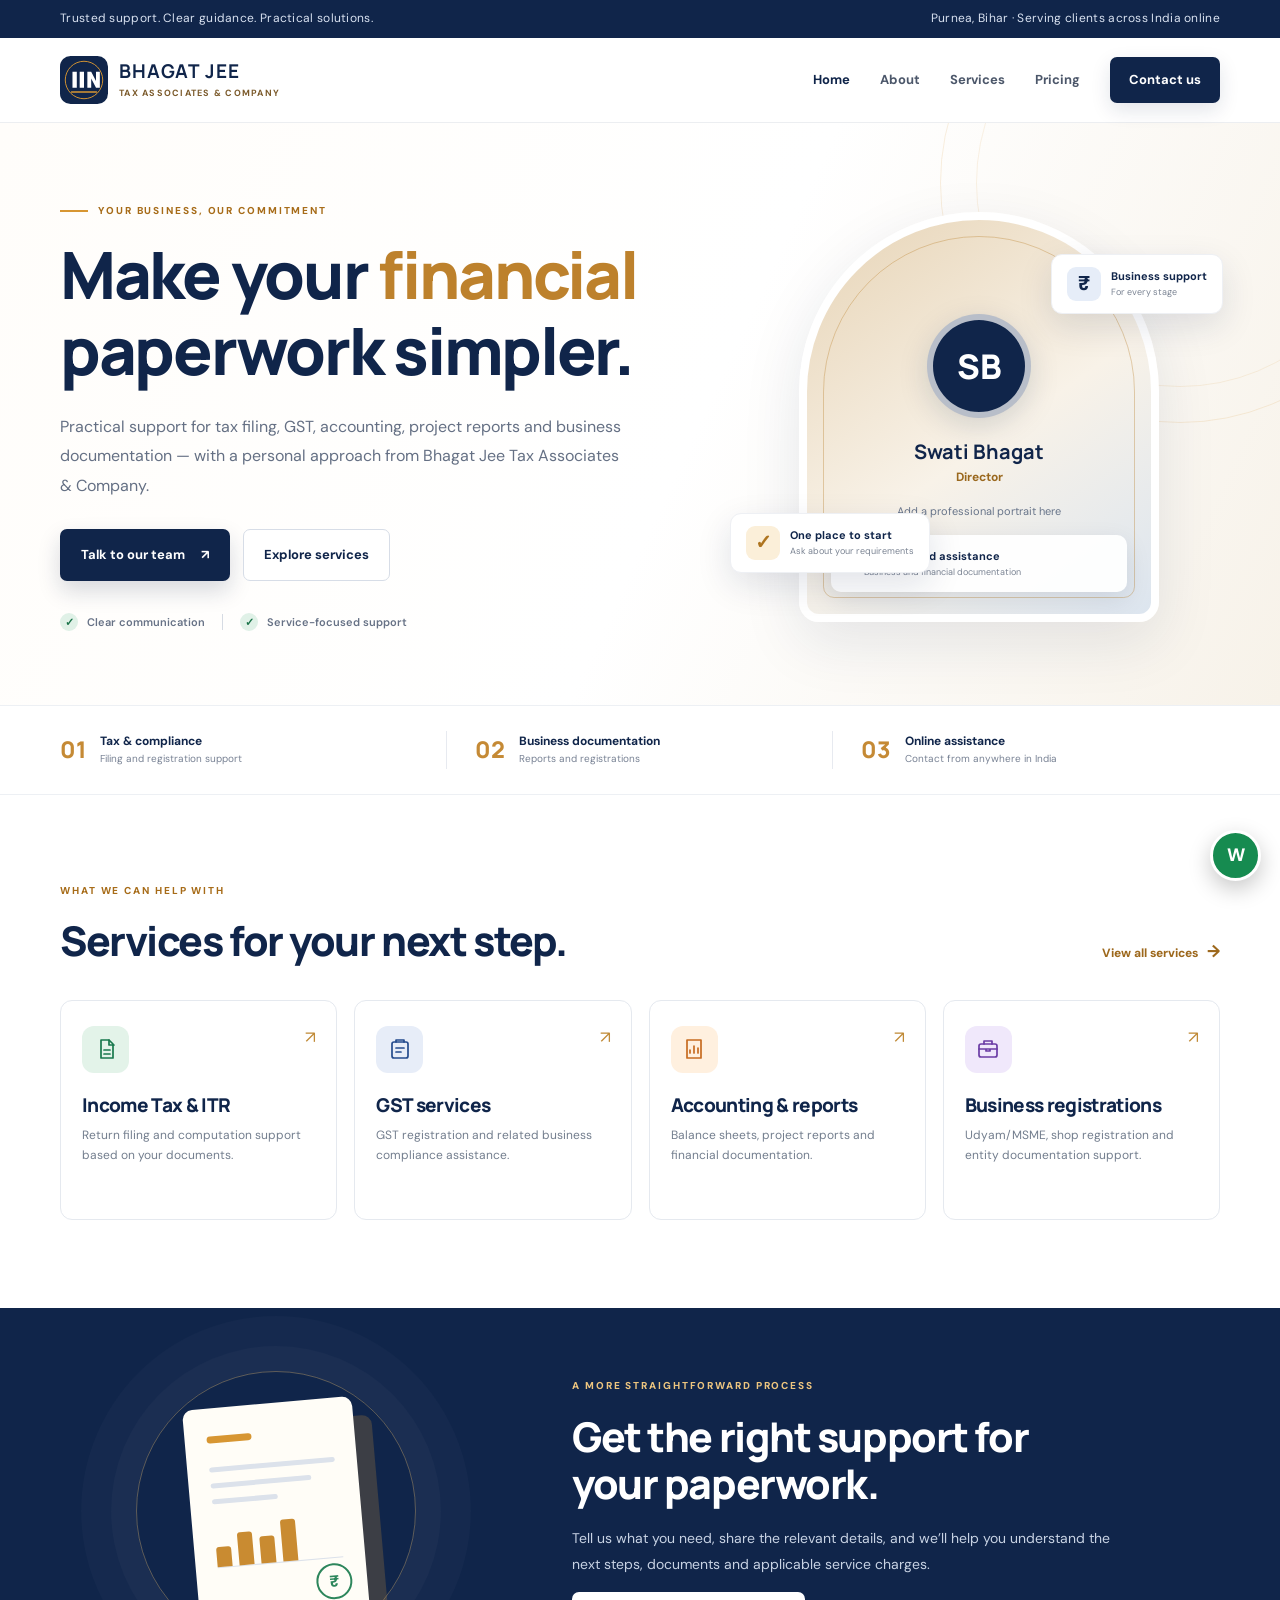
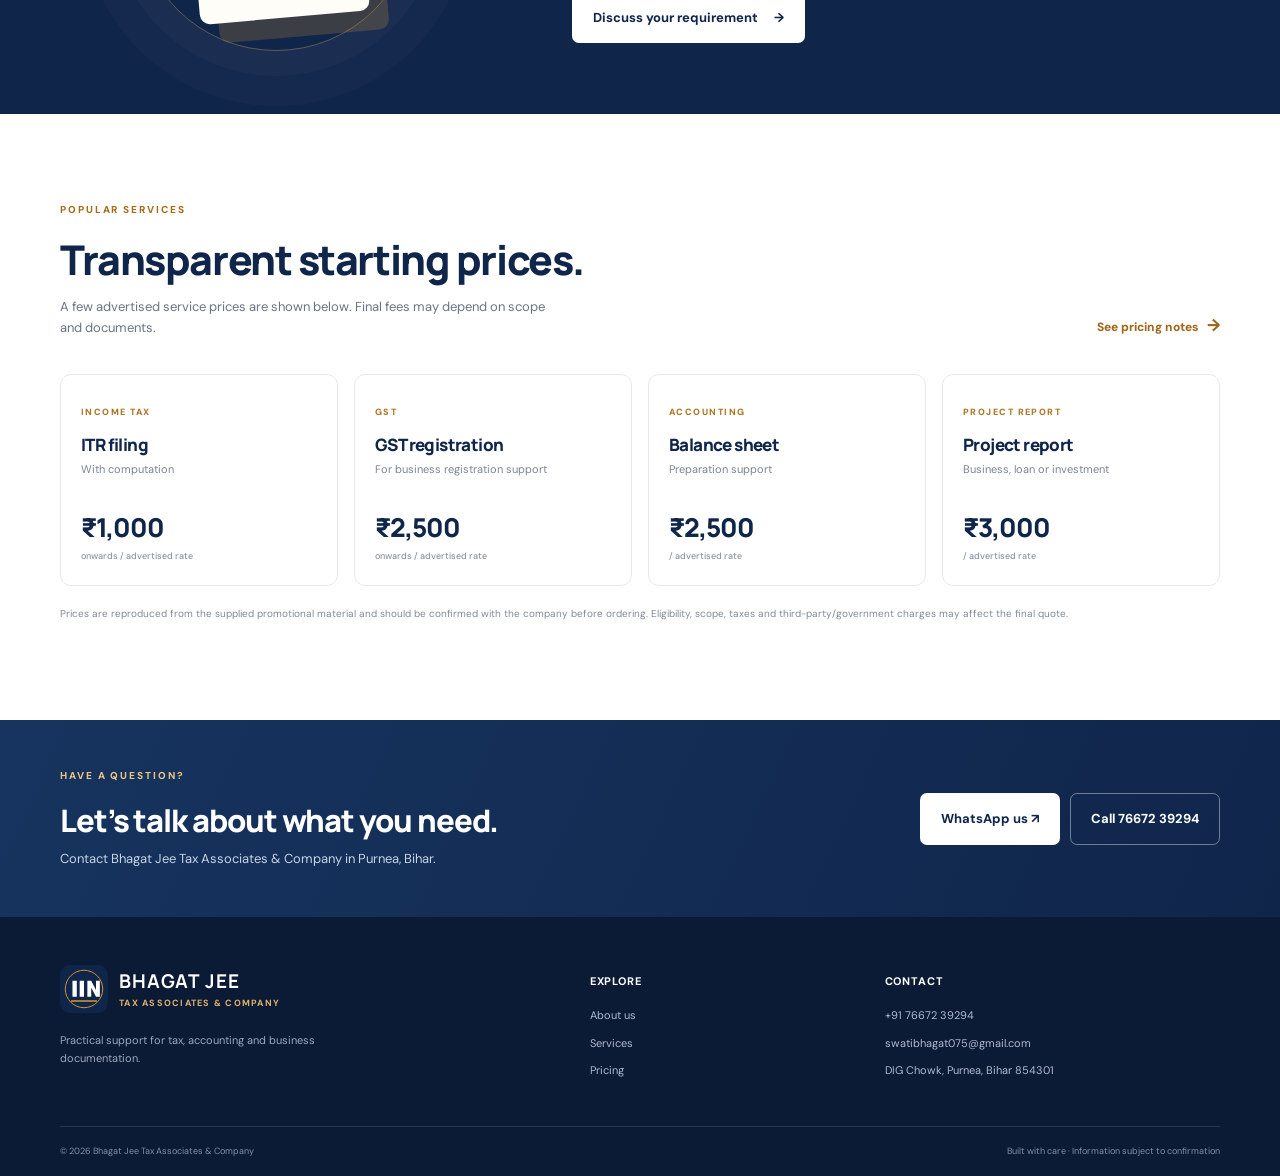
<file: index.html>
<!doctype html>
<html lang="en">
<head>
  <meta charset="utf-8">
  <meta name="viewport" content="width=device-width, initial-scale=1">
  <meta name="description" content="Bhagat Jee Tax Associates & Company, Purnea, Bihar — tax filing, GST, accounting, project reports and business documentation support.">
  <meta name="theme-color" content="#10254a">
  <title>Bhagat Jee Tax Associates & Company | Purnea</title>
  <link rel="icon" href="assets/logo.svg" type="image/svg+xml">
  <link rel="stylesheet" href="css/style.css">
</head>
<body>
  <div class="topbar"><div class="container topbar-inner"><span>Trusted support. Clear guidance. Practical solutions.</span><span>Purnea, Bihar · Serving clients across India online</span></div></div>
  <header class="site-header">
    <div class="container nav-wrap">
      <a class="brand" href="index.html" aria-label="Bhagat Jee home"><img src="assets/logo.svg" alt="" class="brand-mark"><span><strong>BHAGAT JEE</strong><small>TAX ASSOCIATES &amp; COMPANY</small></span></a>
      <button class="menu-toggle" aria-label="Toggle navigation" aria-expanded="false">☰</button>
      <nav class="nav-links" aria-label="Main navigation">
        <a class="active" href="index.html">Home</a><a href="about.html">About</a><a href="services.html">Services</a><a href="pricing.html">Pricing</a><a href="contact.html" class="nav-cta">Contact us</a>
      </nav>
    </div>
  </header>
  <main>
    <section class="hero">
      <div class="container hero-grid">
        <div class="hero-copy">
          <div class="eyebrow"><span class="eyebrow-line"></span> YOUR BUSINESS, OUR COMMITMENT</div>
          <h1>Make your <em>financial</em> paperwork simpler.</h1>
          <p class="hero-lead">Practical support for tax filing, GST, accounting, project reports and business documentation — with a personal approach from Bhagat Jee Tax Associates &amp; Company.</p>
          <div class="hero-actions"><a class="btn btn-primary" href="contact.html">Talk to our team <span aria-hidden="true">↗</span></a><a class="btn btn-secondary" href="services.html">Explore services</a></div>
          <div class="trust-row"><span class="trust-check">✓</span><span>Clear communication</span><i></i><span class="trust-check">✓</span><span>Service-focused support</span></div>
        </div>
        <div class="hero-visual">
          <div class="portrait-frame">
            <div class="portrait-placeholder">
              <div class="portrait-icon">SB</div>
              <strong>Swati Bhagat</strong>
              <span>Director</span>
              <p>Add a professional portrait here</p>
            </div>
            <div class="portrait-caption"><span class="caption-dot"></span><span><strong>Personalised assistance</strong><small>Business and financial documentation</small></span></div>
          </div>
          <div class="floating-card floating-card-top"><span class="float-icon">₹</span><span><strong>Business support</strong><small>For every stage</small></span></div>
          <div class="floating-card floating-card-bottom"><span class="float-icon gold">✓</span><span><strong>One place to start</strong><small>Ask about your requirements</small></span></div>
        </div>
      </div>
      <div class="hero-decoration"></div>
    </section>
    <section class="stats-strip"><div class="container stats-grid"><div><span class="stat-symbol">01</span><span><strong>Tax &amp; compliance</strong><small>Filing and registration support</small></span></div><div><span class="stat-symbol">02</span><span><strong>Business documentation</strong><small>Reports and registrations</small></span></div><div><span class="stat-symbol">03</span><span><strong>Online assistance</strong><small>Contact from anywhere in India</small></span></div></div></section>
    <section class="section section-pad">
      <div class="container">
        <div class="section-heading"><div><div class="eyebrow">WHAT WE CAN HELP WITH</div><h2>Services for your next step.</h2></div><a class="text-link" href="services.html">View all services <span>→</span></a></div>
        <div class="service-grid">
          <a class="service-card" href="services.html#tax"><span class="service-icon green"><svg viewBox="0 0 24 24"><path d="M7 3h8l4 4v14H7z"/><path d="M15 3v5h5M10 13h6M10 17h6"/></svg></span><h3>Income Tax &amp; ITR</h3><p>Return filing and computation support based on your documents.</p><span class="card-arrow">↗</span></a>
          <a class="service-card" href="services.html#gst"><span class="service-icon blue"><svg viewBox="0 0 24 24"><rect x="4" y="5" width="16" height="16" rx="2"/><path d="M8 5V3h8v2M8 11h8M8 15h5"/></svg></span><h3>GST services</h3><p>GST registration and related business compliance assistance.</p><span class="card-arrow">↗</span></a>
          <a class="service-card" href="services.html#accounting"><span class="service-icon orange"><svg viewBox="0 0 24 24"><path d="M5 3h14v18H5zM8 16v-3M12 16V9M16 16v-5"/></svg></span><h3>Accounting &amp; reports</h3><p>Balance sheets, project reports and financial documentation.</p><span class="card-arrow">↗</span></a>
          <a class="service-card" href="services.html#business"><span class="service-icon purple"><svg viewBox="0 0 24 24"><rect x="3" y="7" width="18" height="13" rx="2"/><path d="M8 7V4h8v3M3 12h18M10 12v2h4v-2"/></svg></span><h3>Business registrations</h3><p>Udyam/MSME, shop registration and entity documentation support.</p><span class="card-arrow">↗</span></a>
        </div>
      </div>
    </section>
    <section class="feature-band"><div class="container feature-grid"><div class="feature-art"><div class="feature-ring"></div><div class="feature-document"><span class="doc-top"></span><span class="doc-line wide"></span><span class="doc-line"></span><span class="doc-line short"></span><div class="doc-chart"><i></i><i></i><i></i><i></i></div><span class="doc-stamp">₹</span></div></div><div><div class="eyebrow eyebrow-light">A MORE STRAIGHTFORWARD PROCESS</div><h2>Get the right support for your paperwork.</h2><p>Tell us what you need, share the relevant details, and we’ll help you understand the next steps, documents and applicable service charges.</p><a class="btn btn-light" href="contact.html">Discuss your requirement <span>→</span></a></div></div></section>
    <section class="section section-pad"><div class="container"><div class="section-heading"><div><div class="eyebrow">POPULAR SERVICES</div><h2>Transparent starting prices.</h2><p class="section-intro">A few advertised service prices are shown below. Final fees may depend on scope and documents.</p></div><a class="text-link" href="pricing.html">See pricing notes <span>→</span></a></div><div class="price-preview-grid"><div class="price-preview"><span class="price-label">INCOME TAX</span><h3>ITR filing</h3><p>With computation</p><div class="price">₹1,000<span> onwards / advertised rate</span></div></div><div class="price-preview"><span class="price-label">GST</span><h3>GST registration</h3><p>For business registration support</p><div class="price">₹2,500<span> onwards / advertised rate</span></div></div><div class="price-preview"><span class="price-label">ACCOUNTING</span><h3>Balance sheet</h3><p>Preparation support</p><div class="price">₹2,500<span> / advertised rate</span></div></div><div class="price-preview"><span class="price-label">PROJECT REPORT</span><h3>Project report</h3><p>Business, loan or investment</p><div class="price">₹3,000<span> / advertised rate</span></div></div></div><p class="fine-print">Prices are reproduced from the supplied promotional material and should be confirmed with the company before ordering. Eligibility, scope, taxes and third-party/government charges may affect the final quote.</p></div></section>
    <section class="contact-cta"><div class="container contact-cta-inner"><div><div class="eyebrow eyebrow-light">HAVE A QUESTION?</div><h2>Let’s talk about what you need.</h2><p>Contact Bhagat Jee Tax Associates &amp; Company in Purnea, Bihar.</p></div><div class="cta-buttons"><a class="btn btn-light" href="https://wa.me/917667239294" target="_blank" rel="noopener">WhatsApp us ↗</a><a class="btn btn-outline-light" href="tel:+917667239294">Call 76672 39294</a></div></div></section>
  </main>
  <footer class="site-footer"><div class="container footer-grid"><div><a class="brand brand-footer" href="index.html"><img src="assets/logo.svg" alt="" class="brand-mark"><span><strong>BHAGAT JEE</strong><small>TAX ASSOCIATES &amp; COMPANY</small></span></a><p class="footer-blurb">Practical support for tax, accounting and business documentation.</p></div><div><h4>Explore</h4><a href="about.html">About us</a><a href="services.html">Services</a><a href="pricing.html">Pricing</a></div><div><h4>Contact</h4><a href="tel:+917667239294">+91 76672 39294</a><a href="mailto:swatibhagat075@gmail.com">swatibhagat075@gmail.com</a><p>DIG Chowk, Purnea, Bihar 854301</p></div></div><div class="container footer-bottom"><span>© <span data-year></span> Bhagat Jee Tax Associates &amp; Company</span><span>Built with care · Information subject to confirmation</span></div></footer>
  <a class="whatsapp-float" href="https://wa.me/917667239294" target="_blank" rel="noopener" aria-label="Chat on WhatsApp">W</a>
  <script src="js/main.js"></script>
</body>
</html>
</file>
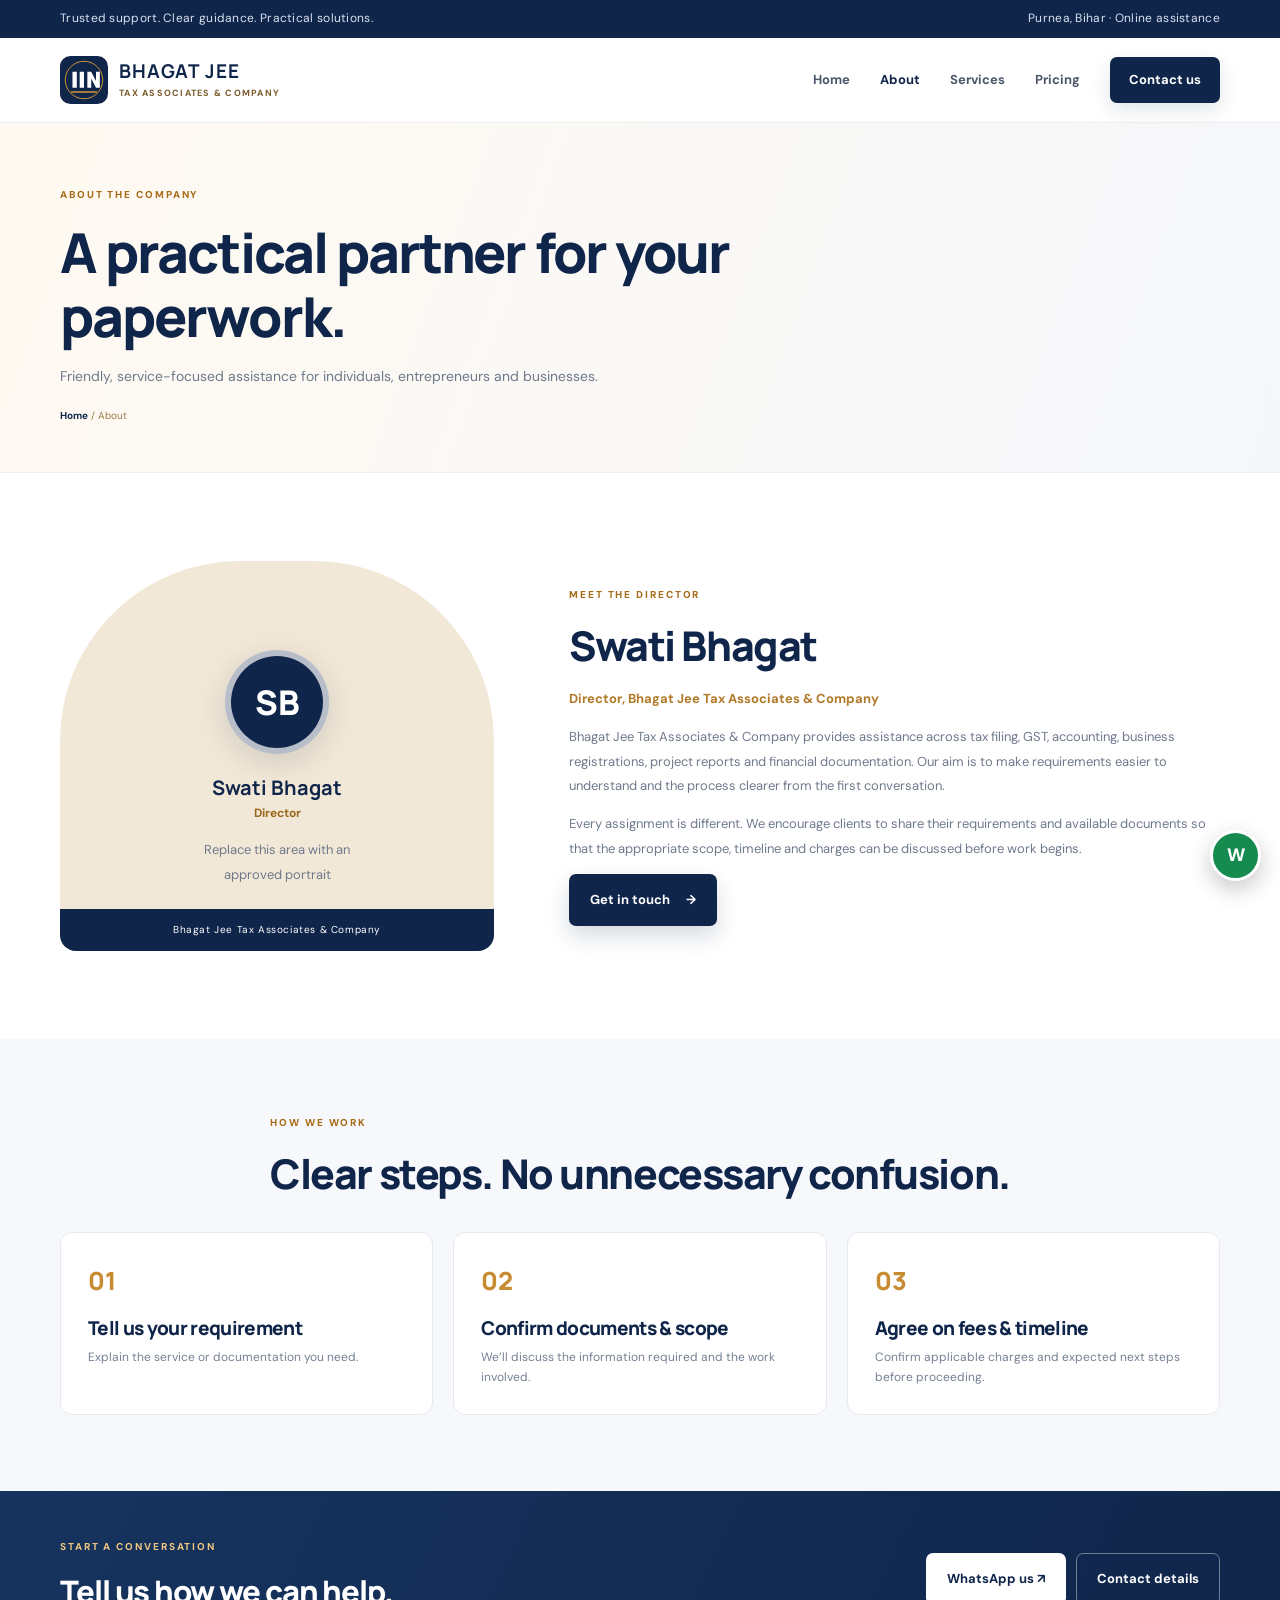
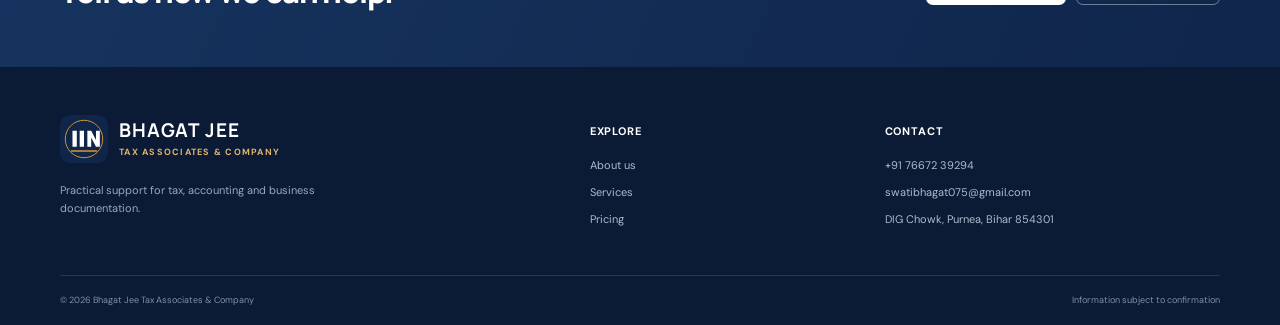
<file: about.html>
<!doctype html>
<html lang="en"><head><meta charset="utf-8"><meta name="viewport" content="width=device-width, initial-scale=1"><meta name="description" content="Learn about Bhagat Jee Tax Associates & Company in Purnea, Bihar."><meta name="theme-color" content="#10254a"><title>About Us | Bhagat Jee Tax Associates & Company</title><link rel="icon" href="assets/logo.svg" type="image/svg+xml"><link rel="stylesheet" href="css/style.css"></head>
<body><div class="topbar"><div class="container topbar-inner"><span>Trusted support. Clear guidance. Practical solutions.</span><span>Purnea, Bihar · Online assistance</span></div></div><header class="site-header"><div class="container nav-wrap"><a class="brand" href="index.html"><img src="assets/logo.svg" alt="" class="brand-mark"><span><strong>BHAGAT JEE</strong><small>TAX ASSOCIATES &amp; COMPANY</small></span></a><button class="menu-toggle" aria-label="Toggle navigation" aria-expanded="false">☰</button><nav class="nav-links"><a href="index.html">Home</a><a class="active" href="about.html">About</a><a href="services.html">Services</a><a href="pricing.html">Pricing</a><a href="contact.html" class="nav-cta">Contact us</a></nav></div></header>
<main><section class="page-hero"><div class="container"><div class="eyebrow">ABOUT THE COMPANY</div><h1>A practical partner for your paperwork.</h1><p>Friendly, service-focused assistance for individuals, entrepreneurs and businesses.</p><div class="breadcrumbs"><a href="index.html">Home</a> / About</div></div></section>
<section class="section section-pad"><div class="container about-grid"><div class="about-portrait"><div class="portrait-placeholder about-placeholder"><div class="portrait-icon">SB</div><strong>Swati Bhagat</strong><span>Director</span><p>Replace this area with an approved portrait</p></div><div class="about-tag">Bhagat Jee Tax Associates &amp; Company</div></div><div><div class="eyebrow">MEET THE DIRECTOR</div><h2>Swati Bhagat</h2><p class="lead">Director, Bhagat Jee Tax Associates &amp; Company</p><p>Bhagat Jee Tax Associates &amp; Company provides assistance across tax filing, GST, accounting, business registrations, project reports and financial documentation. Our aim is to make requirements easier to understand and the process clearer from the first conversation.</p><p>Every assignment is different. We encourage clients to share their requirements and available documents so that the appropriate scope, timeline and charges can be discussed before work begins.</p><a class="btn btn-primary" href="contact.html">Get in touch <span>→</span></a></div></div></section>
<section class="soft-section section-pad"><div class="container"><div class="section-heading centered"><div><div class="eyebrow">HOW WE WORK</div><h2>Clear steps. No unnecessary confusion.</h2></div></div><div class="steps-grid"><div class="step-card"><span>01</span><h3>Tell us your requirement</h3><p>Explain the service or documentation you need.</p></div><div class="step-card"><span>02</span><h3>Confirm documents &amp; scope</h3><p>We’ll discuss the information required and the work involved.</p></div><div class="step-card"><span>03</span><h3>Agree on fees &amp; timeline</h3><p>Confirm applicable charges and expected next steps before proceeding.</p></div></div></div></section>
<section class="contact-cta"><div class="container contact-cta-inner"><div><div class="eyebrow eyebrow-light">START A CONVERSATION</div><h2>Tell us how we can help.</h2></div><div class="cta-buttons"><a class="btn btn-light" href="https://wa.me/917667239294" target="_blank" rel="noopener">WhatsApp us ↗</a><a class="btn btn-outline-light" href="contact.html">Contact details</a></div></div></section></main>
<footer class="site-footer"><div class="container footer-grid"><div><a class="brand brand-footer" href="index.html"><img src="assets/logo.svg" alt="" class="brand-mark"><span><strong>BHAGAT JEE</strong><small>TAX ASSOCIATES &amp; COMPANY</small></span></a><p class="footer-blurb">Practical support for tax, accounting and business documentation.</p></div><div><h4>Explore</h4><a href="about.html">About us</a><a href="services.html">Services</a><a href="pricing.html">Pricing</a></div><div><h4>Contact</h4><a href="tel:+917667239294">+91 76672 39294</a><a href="mailto:swatibhagat075@gmail.com">swatibhagat075@gmail.com</a><p>DIG Chowk, Purnea, Bihar 854301</p></div></div><div class="container footer-bottom"><span>© <span data-year></span> Bhagat Jee Tax Associates &amp; Company</span><span>Information subject to confirmation</span></div></footer><a class="whatsapp-float" href="https://wa.me/917667239294" target="_blank" rel="noopener" aria-label="Chat on WhatsApp">W</a><script src="js/main.js"></script></body></html>
</file>
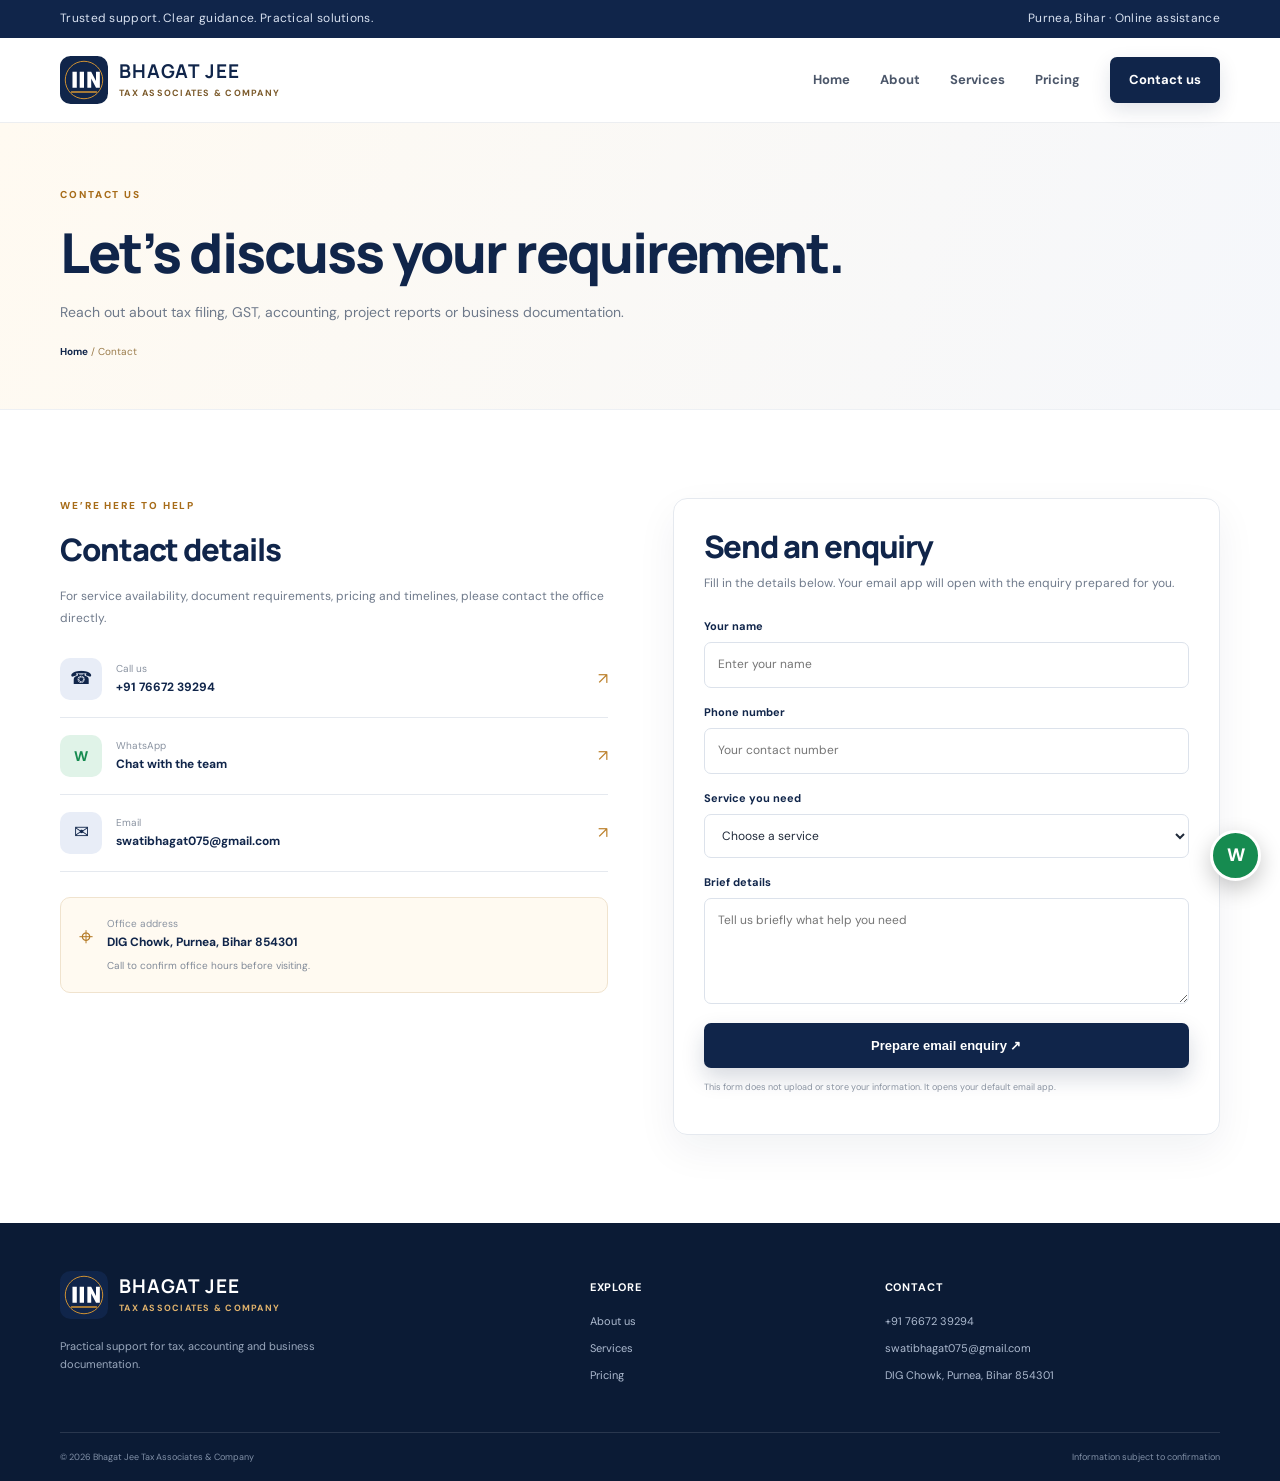
<file: contact.html>
<!doctype html>
<html lang="en"><head><meta charset="utf-8"><meta name="viewport" content="width=device-width, initial-scale=1"><meta name="description" content="Contact Bhagat Jee Tax Associates & Company in Purnea, Bihar."><meta name="theme-color" content="#10254a"><title>Contact | Bhagat Jee Tax Associates & Company</title><link rel="icon" href="assets/logo.svg" type="image/svg+xml"><link rel="stylesheet" href="css/style.css"></head>
<body><div class="topbar"><div class="container topbar-inner"><span>Trusted support. Clear guidance. Practical solutions.</span><span>Purnea, Bihar · Online assistance</span></div></div><header class="site-header"><div class="container nav-wrap"><a class="brand" href="index.html"><img src="assets/logo.svg" alt="" class="brand-mark"><span><strong>BHAGAT JEE</strong><small>TAX ASSOCIATES &amp; COMPANY</small></span></a><button class="menu-toggle" aria-label="Toggle navigation" aria-expanded="false">☰</button><nav class="nav-links"><a href="index.html">Home</a><a href="about.html">About</a><a href="services.html">Services</a><a href="pricing.html">Pricing</a><a class="active nav-cta" href="contact.html">Contact us</a></nav></div></header>
<main><section class="page-hero"><div class="container"><div class="eyebrow">CONTACT US</div><h1>Let’s discuss your requirement.</h1><p>Reach out about tax filing, GST, accounting, project reports or business documentation.</p><div class="breadcrumbs"><a href="index.html">Home</a> / Contact</div></div></section>
<section class="section section-pad"><div class="container contact-grid"><div class="contact-details"><div class="eyebrow">WE’RE HERE TO HELP</div><h2>Contact details</h2><p>For service availability, document requirements, pricing and timelines, please contact the office directly.</p><a class="contact-method" href="tel:+917667239294"><span class="contact-method-icon">☎</span><span><small>Call us</small><strong>+91 76672 39294</strong></span><span class="method-arrow">↗</span></a><a class="contact-method" href="https://wa.me/917667239294" target="_blank" rel="noopener"><span class="contact-method-icon whatsapp-icon">W</span><span><small>WhatsApp</small><strong>Chat with the team</strong></span><span class="method-arrow">↗</span></a><a class="contact-method" href="mailto:swatibhagat075@gmail.com"><span class="contact-method-icon">✉</span><span><small>Email</small><strong>swatibhagat075@gmail.com</strong></span><span class="method-arrow">↗</span></a><div class="address-card"><span class="address-pin">⌖</span><div><small>Office address</small><strong>DIG Chowk, Purnea, Bihar 854301</strong><p>Call to confirm office hours before visiting.</p></div></div></div>
<div class="form-card"><h2>Send an enquiry</h2><p class="form-intro">Fill in the details below. Your email app will open with the enquiry prepared for you.</p><form id="contact-form"><label for="name">Your name</label><input id="name" name="name" type="text" placeholder="Enter your name" required><label for="phone">Phone number</label><input id="phone" name="phone" type="tel" placeholder="Your contact number"><label for="service">Service you need</label><select id="service" name="service"><option value="">Choose a service</option><option>ITR filing</option><option>GST registration</option><option>Accounting / balance sheet</option><option>Project report</option><option>MSME / Udyam registration</option><option>Business registration</option><option>Loan documentation</option><option>E-tendering paperwork</option><option>Other</option></select><label for="message">Brief details</label><textarea id="message" name="message" rows="4" placeholder="Tell us briefly what help you need"></textarea><button class="btn btn-primary btn-full" type="submit">Prepare email enquiry ↗</button><p class="form-note">This form does not upload or store your information. It opens your default email app.</p><div id="form-status" class="form-status" role="status"></div></form></div></div></section></main>
<footer class="site-footer"><div class="container footer-grid"><div><a class="brand brand-footer" href="index.html"><img src="assets/logo.svg" alt="" class="brand-mark"><span><strong>BHAGAT JEE</strong><small>TAX ASSOCIATES &amp; COMPANY</small></span></a><p class="footer-blurb">Practical support for tax, accounting and business documentation.</p></div><div><h4>Explore</h4><a href="about.html">About us</a><a href="services.html">Services</a><a href="pricing.html">Pricing</a></div><div><h4>Contact</h4><a href="tel:+917667239294">+91 76672 39294</a><a href="mailto:swatibhagat075@gmail.com">swatibhagat075@gmail.com</a><p>DIG Chowk, Purnea, Bihar 854301</p></div></div><div class="container footer-bottom"><span>© <span data-year></span> Bhagat Jee Tax Associates &amp; Company</span><span>Information subject to confirmation</span></div></footer><a class="whatsapp-float" href="https://wa.me/917667239294" target="_blank" rel="noopener" aria-label="Chat on WhatsApp">W</a><script src="js/main.js"></script></body></html>
</file>
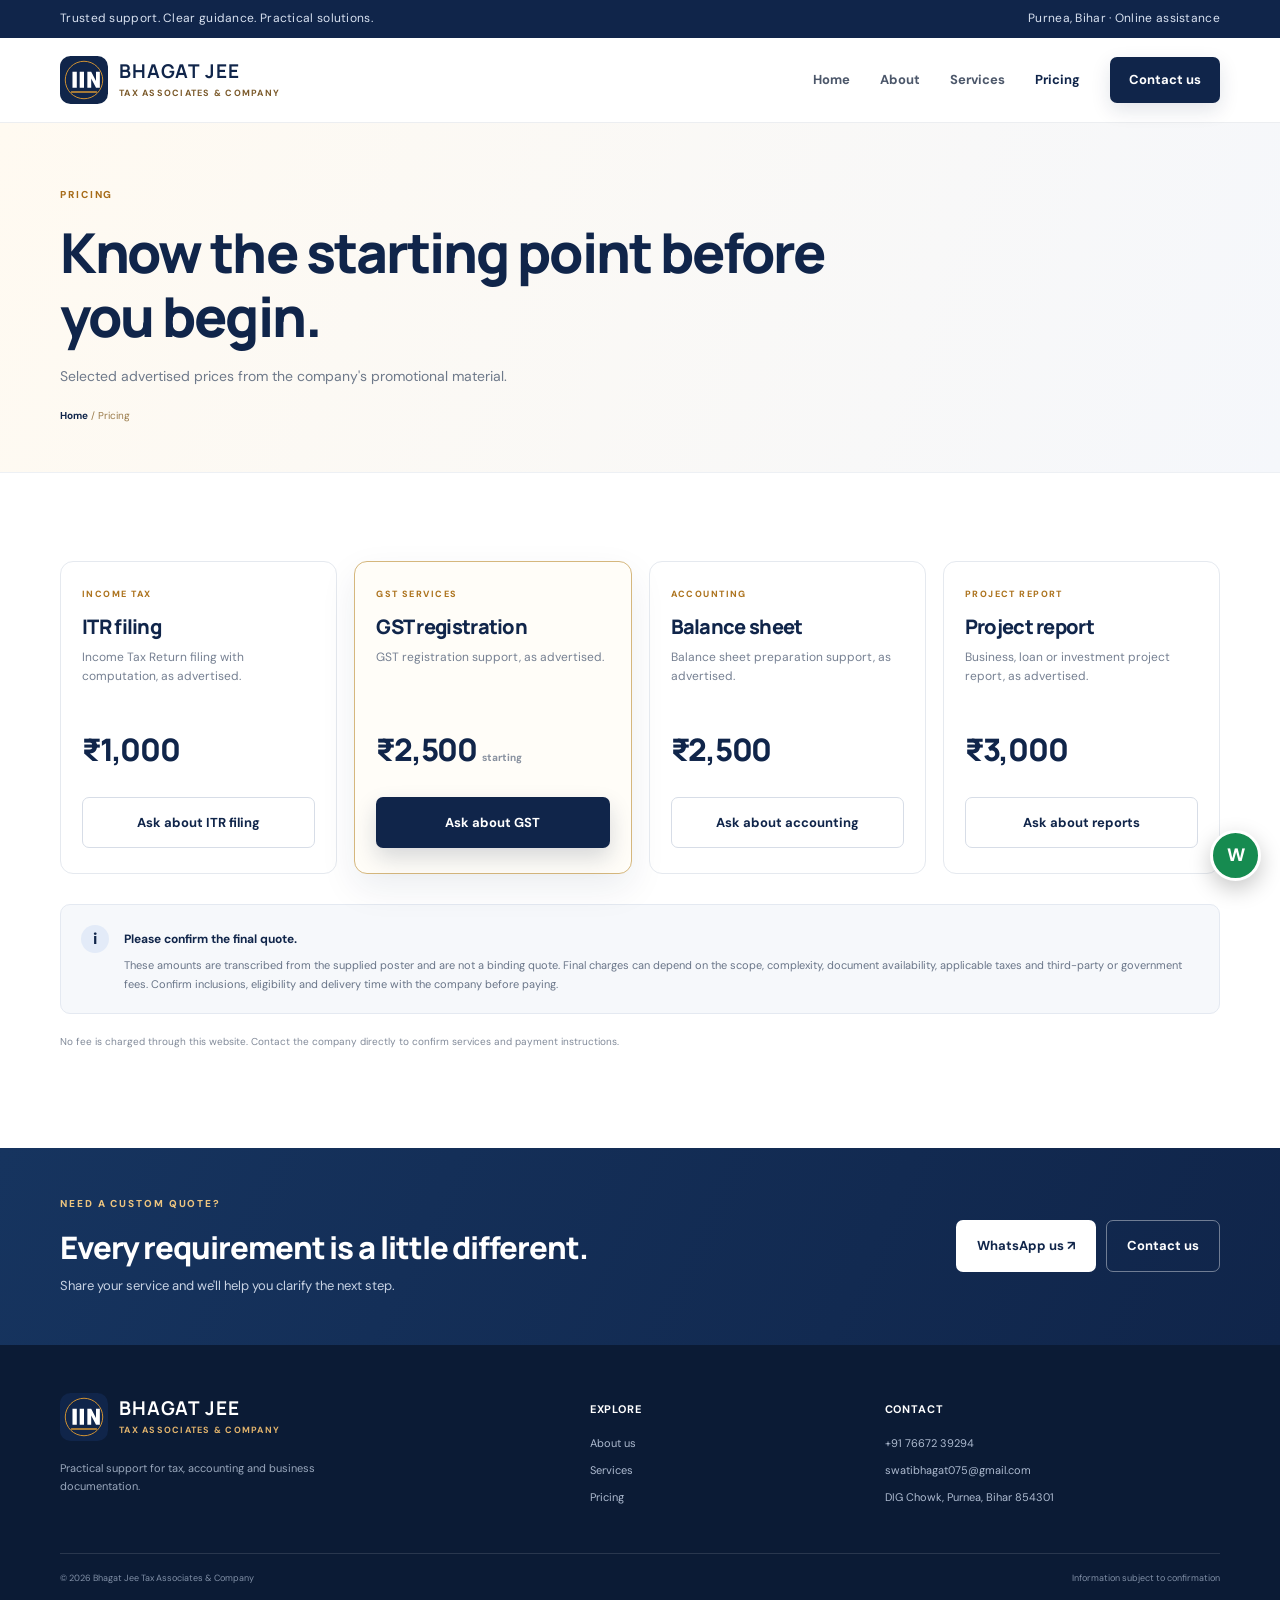
<file: pricing.html>
<!doctype html>
<html lang="en"><head><meta charset="utf-8"><meta name="viewport" content="width=device-width, initial-scale=1"><meta name="description" content="Selected advertised service prices from Bhagat Jee Tax Associates & Company, Purnea."><meta name="theme-color" content="#10254a"><title>Pricing | Bhagat Jee Tax Associates & Company</title><link rel="icon" href="assets/logo.svg" type="image/svg+xml"><link rel="stylesheet" href="css/style.css"></head>
<body><div class="topbar"><div class="container topbar-inner"><span>Trusted support. Clear guidance. Practical solutions.</span><span>Purnea, Bihar · Online assistance</span></div></div><header class="site-header"><div class="container nav-wrap"><a class="brand" href="index.html"><img src="assets/logo.svg" alt="" class="brand-mark"><span><strong>BHAGAT JEE</strong><small>TAX ASSOCIATES &amp; COMPANY</small></span></a><button class="menu-toggle" aria-label="Toggle navigation" aria-expanded="false">☰</button><nav class="nav-links"><a href="index.html">Home</a><a href="about.html">About</a><a href="services.html">Services</a><a class="active" href="pricing.html">Pricing</a><a href="contact.html" class="nav-cta">Contact us</a></nav></div></header>
<main><section class="page-hero"><div class="container"><div class="eyebrow">PRICING</div><h1>Know the starting point before you begin.</h1><p>Selected advertised prices from the company's promotional material.</p><div class="breadcrumbs"><a href="index.html">Home</a> / Pricing</div></div></section>
<section class="section section-pad"><div class="container"><div class="pricing-grid"><article class="pricing-card"><span class="price-label">INCOME TAX</span><h2>ITR filing</h2><p>Income Tax Return filing with computation, as advertised.</p><div class="price">₹1,000</div><a class="btn btn-secondary btn-full" href="contact.html?service=ITR%20filing">Ask about ITR filing</a></article><article class="pricing-card featured"><span class="price-label">GST SERVICES</span><h2>GST registration</h2><p>GST registration support, as advertised.</p><div class="price">₹2,500 <small>starting</small></div><a class="btn btn-primary btn-full" href="contact.html?service=GST%20registration">Ask about GST</a></article><article class="pricing-card"><span class="price-label">ACCOUNTING</span><h2>Balance sheet</h2><p>Balance sheet preparation support, as advertised.</p><div class="price">₹2,500</div><a class="btn btn-secondary btn-full" href="contact.html?service=Balance%20sheet">Ask about accounting</a></article><article class="pricing-card"><span class="price-label">PROJECT REPORT</span><h2>Project report</h2><p>Business, loan or investment project report, as advertised.</p><div class="price">₹3,000</div><a class="btn btn-secondary btn-full" href="contact.html?service=Project%20report">Ask about reports</a></article></div>
<div class="notice-box"><span class="notice-icon">i</span><div><strong>Please confirm the final quote.</strong><p>These amounts are transcribed from the supplied poster and are not a binding quote. Final charges can depend on the scope, complexity, document availability, applicable taxes and third-party or government fees. Confirm inclusions, eligibility and delivery time with the company before paying.</p></div></div><p class="fine-print">No fee is charged through this website. Contact the company directly to confirm services and payment instructions.</p></div></section><section class="contact-cta"><div class="container contact-cta-inner"><div><div class="eyebrow eyebrow-light">NEED A CUSTOM QUOTE?</div><h2>Every requirement is a little different.</h2><p>Share your service and we'll help you clarify the next step.</p></div><div class="cta-buttons"><a class="btn btn-light" href="https://wa.me/917667239294" target="_blank" rel="noopener">WhatsApp us ↗</a><a class="btn btn-outline-light" href="contact.html">Contact us</a></div></div></section></main>
<footer class="site-footer"><div class="container footer-grid"><div><a class="brand brand-footer" href="index.html"><img src="assets/logo.svg" alt="" class="brand-mark"><span><strong>BHAGAT JEE</strong><small>TAX ASSOCIATES &amp; COMPANY</small></span></a><p class="footer-blurb">Practical support for tax, accounting and business documentation.</p></div><div><h4>Explore</h4><a href="about.html">About us</a><a href="services.html">Services</a><a href="pricing.html">Pricing</a></div><div><h4>Contact</h4><a href="tel:+917667239294">+91 76672 39294</a><a href="mailto:swatibhagat075@gmail.com">swatibhagat075@gmail.com</a><p>DIG Chowk, Purnea, Bihar 854301</p></div></div><div class="container footer-bottom"><span>© <span data-year></span> Bhagat Jee Tax Associates &amp; Company</span><span>Information subject to confirmation</span></div></footer><a class="whatsapp-float" href="https://wa.me/917667239294" target="_blank" rel="noopener" aria-label="Chat on WhatsApp">W</a><script src="js/main.js"></script></body></html>
</file>
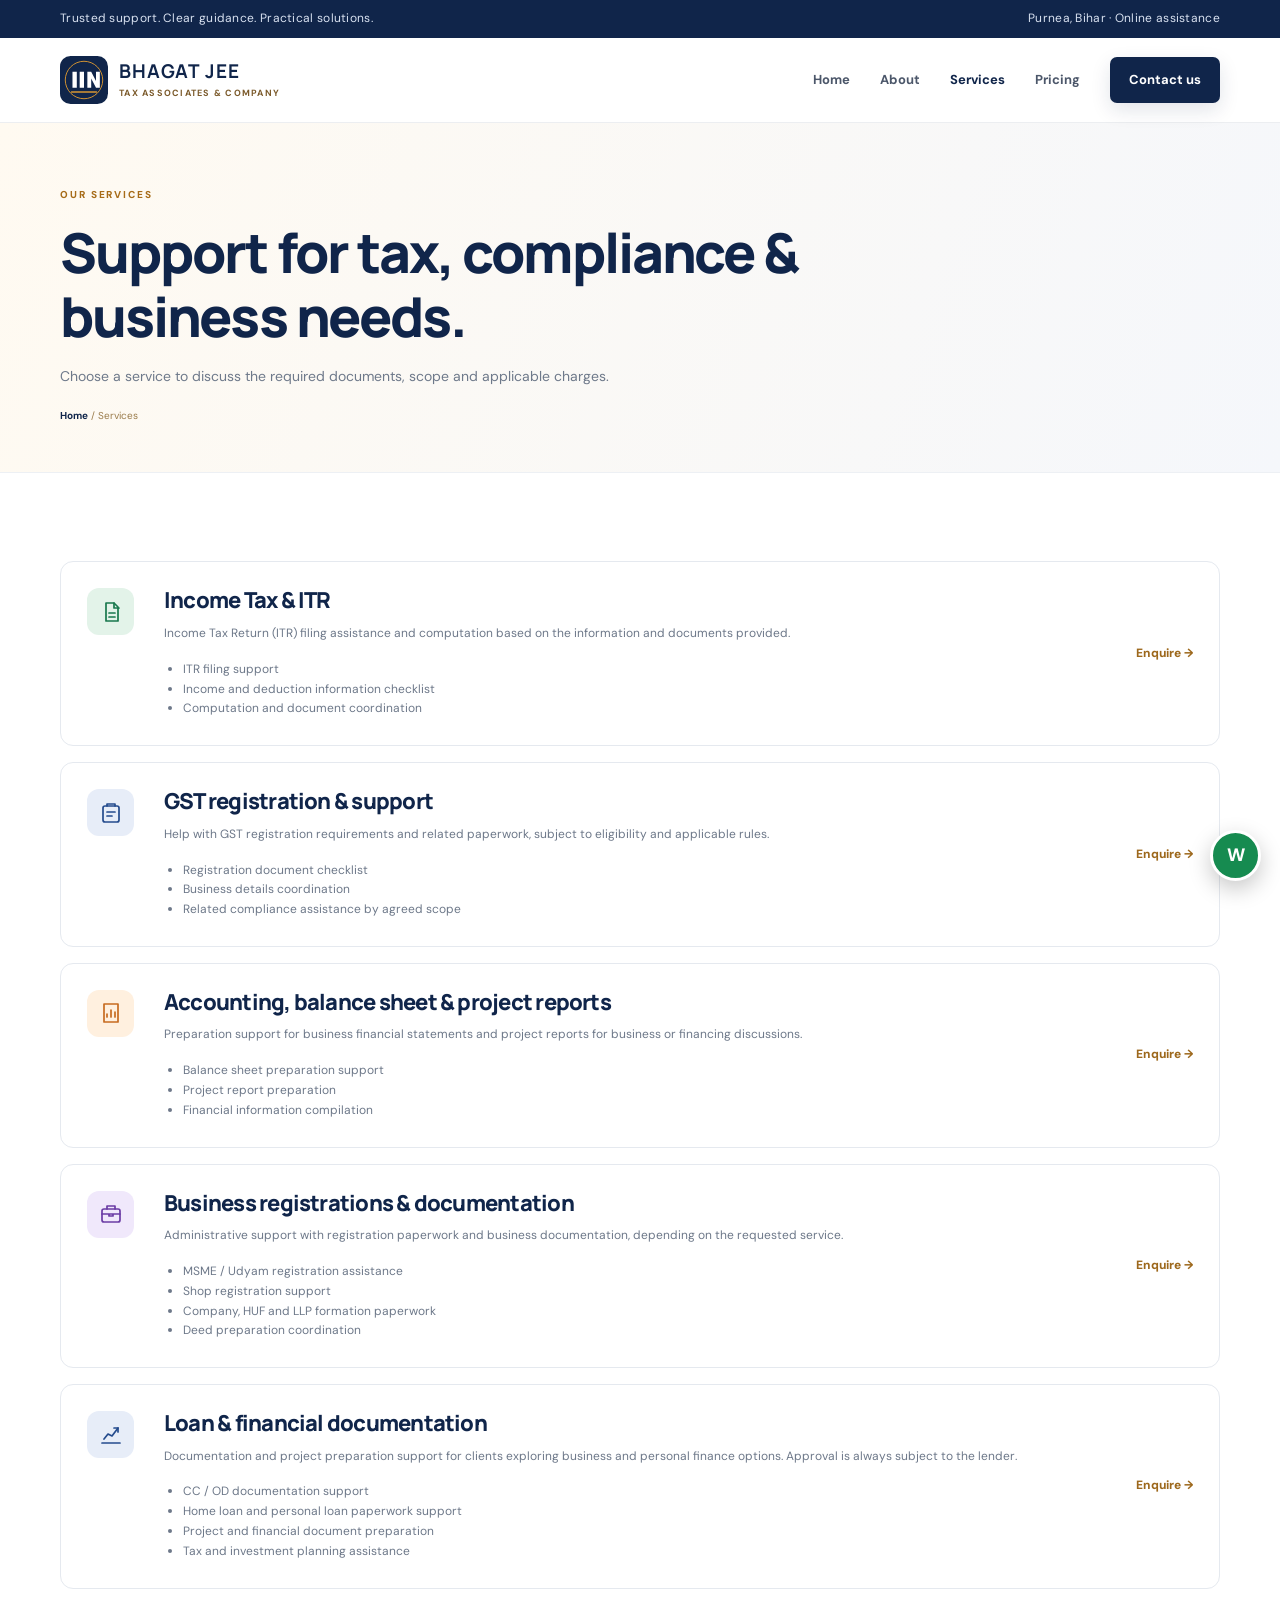
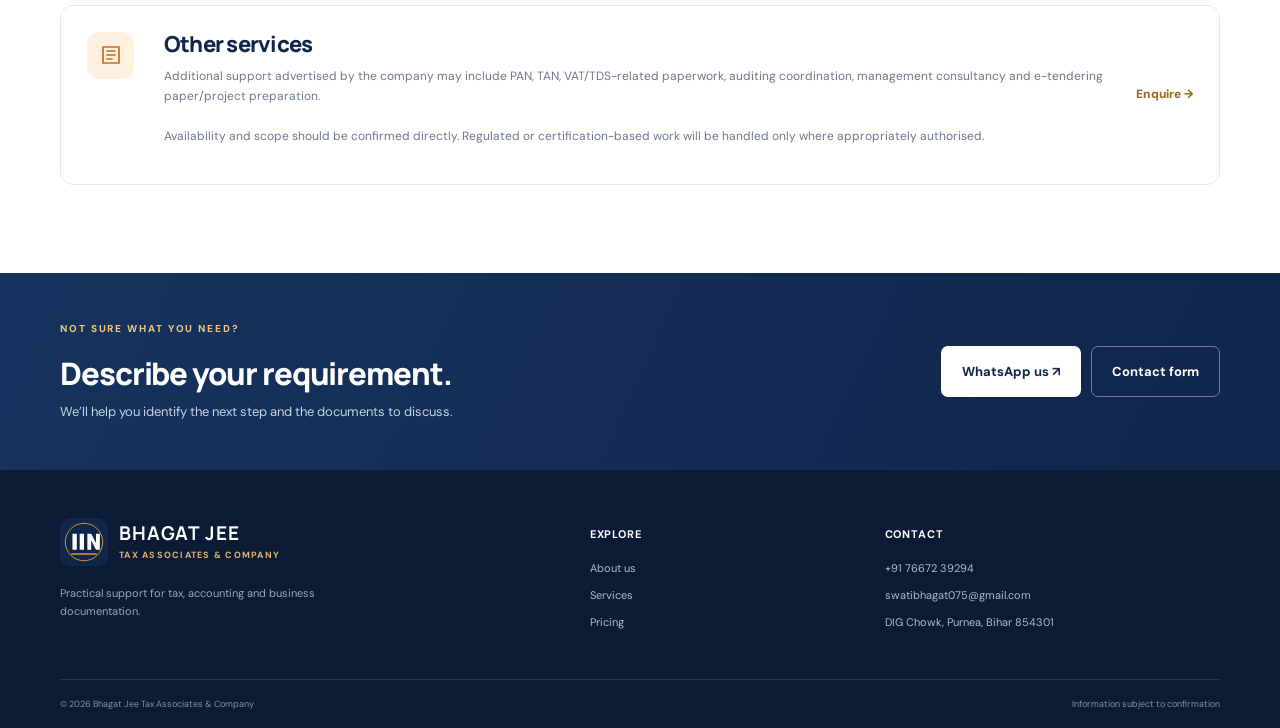
<file: services.html>
<!doctype html>
<html lang="en"><head><meta charset="utf-8"><meta name="viewport" content="width=device-width, initial-scale=1"><meta name="description" content="Tax, GST, accounting, project report, registration and business documentation services in Purnea."><meta name="theme-color" content="#10254a"><title>Services | Bhagat Jee Tax Associates & Company</title><link rel="icon" href="assets/logo.svg" type="image/svg+xml"><link rel="stylesheet" href="css/style.css"></head>
<body><div class="topbar"><div class="container topbar-inner"><span>Trusted support. Clear guidance. Practical solutions.</span><span>Purnea, Bihar · Online assistance</span></div></div><header class="site-header"><div class="container nav-wrap"><a class="brand" href="index.html"><img src="assets/logo.svg" alt="" class="brand-mark"><span><strong>BHAGAT JEE</strong><small>TAX ASSOCIATES &amp; COMPANY</small></span></a><button class="menu-toggle" aria-label="Toggle navigation" aria-expanded="false">☰</button><nav class="nav-links"><a href="index.html">Home</a><a href="about.html">About</a><a class="active" href="services.html">Services</a><a href="pricing.html">Pricing</a><a href="contact.html" class="nav-cta">Contact us</a></nav></div></header>
<main><section class="page-hero"><div class="container"><div class="eyebrow">OUR SERVICES</div><h1>Support for tax, compliance &amp; business needs.</h1><p>Choose a service to discuss the required documents, scope and applicable charges.</p><div class="breadcrumbs"><a href="index.html">Home</a> / Services</div></div></section>
<section class="section section-pad"><div class="container"><div class="services-list">
<article class="service-detail" id="tax"><span class="service-icon green"><svg viewBox="0 0 24 24"><path d="M7 3h8l4 4v14H7z"/><path d="M15 3v5h5M10 13h6M10 17h6"/></svg></span><div><h2>Income Tax &amp; ITR</h2><p>Income Tax Return (ITR) filing assistance and computation based on the information and documents provided.</p><ul><li>ITR filing support</li><li>Income and deduction information checklist</li><li>Computation and document coordination</li></ul></div><a class="text-link" href="contact.html?service=ITR%20filing">Enquire →</a></article>
<article class="service-detail" id="gst"><span class="service-icon blue"><svg viewBox="0 0 24 24"><rect x="4" y="5" width="16" height="16" rx="2"/><path d="M8 5V3h8v2M8 11h8M8 15h5"/></svg></span><div><h2>GST registration &amp; support</h2><p>Help with GST registration requirements and related paperwork, subject to eligibility and applicable rules.</p><ul><li>Registration document checklist</li><li>Business details coordination</li><li>Related compliance assistance by agreed scope</li></ul></div><a class="text-link" href="contact.html?service=GST%20registration">Enquire →</a></article>
<article class="service-detail" id="accounting"><span class="service-icon orange"><svg viewBox="0 0 24 24"><path d="M5 3h14v18H5zM8 16v-3M12 16V9M16 16v-5"/></svg></span><div><h2>Accounting, balance sheet &amp; project reports</h2><p>Preparation support for business financial statements and project reports for business or financing discussions.</p><ul><li>Balance sheet preparation support</li><li>Project report preparation</li><li>Financial information compilation</li></ul></div><a class="text-link" href="contact.html?service=Accounting%20or%20project%20report">Enquire →</a></article>
<article class="service-detail" id="business"><span class="service-icon purple"><svg viewBox="0 0 24 24"><rect x="3" y="7" width="18" height="13" rx="2"/><path d="M8 7V4h8v3M3 12h18M10 12v2h4v-2"/></svg></span><div><h2>Business registrations &amp; documentation</h2><p>Administrative support with registration paperwork and business documentation, depending on the requested service.</p><ul><li>MSME / Udyam registration assistance</li><li>Shop registration support</li><li>Company, HUF and LLP formation paperwork</li><li>Deed preparation coordination</li></ul></div><a class="text-link" href="contact.html?service=Business%20registration">Enquire →</a></article>
<article class="service-detail" id="finance"><span class="service-icon blue"><svg viewBox="0 0 24 24"><path d="M3 20h18M5 16l4-5 4 2 6-8"/><path d="M15 5h4v4"/></svg></span><div><h2>Loan &amp; financial documentation</h2><p>Documentation and project preparation support for clients exploring business and personal finance options. Approval is always subject to the lender.</p><ul><li>CC / OD documentation support</li><li>Home loan and personal loan paperwork support</li><li>Project and financial document preparation</li><li>Tax and investment planning assistance</li></ul></div><a class="text-link" href="contact.html?service=Loan%20documentation">Enquire →</a></article>
<article class="service-detail" id="other"><span class="service-icon orange"><svg viewBox="0 0 24 24"><path d="M4 4h16v16H4zM8 8h8M8 12h8M8 16h5"/></svg></span><div><h2>Other services</h2><p>Additional support advertised by the company may include PAN, TAN, VAT/TDS-related paperwork, auditing coordination, management consultancy and e-tendering paper/project preparation.</p><p class="fine-print">Availability and scope should be confirmed directly. Regulated or certification-based work will be handled only where appropriately authorised.</p></div><a class="text-link" href="contact.html?service=Other%20service">Enquire →</a></article>
</div></div></section><section class="contact-cta"><div class="container contact-cta-inner"><div><div class="eyebrow eyebrow-light">NOT SURE WHAT YOU NEED?</div><h2>Describe your requirement.</h2><p>We’ll help you identify the next step and the documents to discuss.</p></div><div class="cta-buttons"><a class="btn btn-light" href="https://wa.me/917667239294" target="_blank" rel="noopener">WhatsApp us ↗</a><a class="btn btn-outline-light" href="contact.html">Contact form</a></div></div></section></main>
<footer class="site-footer"><div class="container footer-grid"><div><a class="brand brand-footer" href="index.html"><img src="assets/logo.svg" alt="" class="brand-mark"><span><strong>BHAGAT JEE</strong><small>TAX ASSOCIATES &amp; COMPANY</small></span></a><p class="footer-blurb">Practical support for tax, accounting and business documentation.</p></div><div><h4>Explore</h4><a href="about.html">About us</a><a href="services.html">Services</a><a href="pricing.html">Pricing</a></div><div><h4>Contact</h4><a href="tel:+917667239294">+91 76672 39294</a><a href="mailto:swatibhagat075@gmail.com">swatibhagat075@gmail.com</a><p>DIG Chowk, Purnea, Bihar 854301</p></div></div><div class="container footer-bottom"><span>© <span data-year></span> Bhagat Jee Tax Associates &amp; Company</span><span>Information subject to confirmation</span></div></footer><a class="whatsapp-float" href="https://wa.me/917667239294" target="_blank" rel="noopener" aria-label="Chat on WhatsApp">W</a><script src="js/main.js"></script></body></html>
</file>
<file: css/style.css>
@import url('https://fonts.googleapis.com/css2?family=DM+Sans:wght@400;500;600;700&family=Manrope:wght@400;500;600;700;800&display=swap');
:root{--navy:#10254a;--navy2:#183865;--gold:#d79632;--gold-light:#f4e4c8;--ink:#202a3a;--muted:#697487;--paper:#fffdfa;--line:#e5e9ef;--green:#1d7b51;--shadow:0 20px 60px rgba(16,37,74,.10)}
*{box-sizing:border-box}html{scroll-behavior:smooth}body{margin:0;font-family:'DM Sans',Arial,sans-serif;color:var(--ink);background:#fff;line-height:1.65}a{color:inherit;text-decoration:none}img{max-width:100%}.container{width:min(1160px,calc(100% - 44px));margin-inline:auto}.topbar{background:var(--navy);color:#d9e2f1;font-size:12px;letter-spacing:.025em}.topbar-inner{display:flex;justify-content:space-between;gap:18px;padding:9px 0}.site-header{position:sticky;top:0;z-index:20;background:rgba(255,255,255,.96);backdrop-filter:blur(12px);border-bottom:1px solid rgba(16,37,74,.08)}.nav-wrap{min-height:84px;display:flex;align-items:center;justify-content:space-between;gap:30px}.brand{display:flex;align-items:center;gap:11px;min-width:245px}.brand-mark{width:48px;height:48px}.brand span{display:flex;flex-direction:column;line-height:1.15}.brand strong{font-family:Manrope,sans-serif;color:var(--navy);font-size:19px;letter-spacing:.045em}.brand small{font-size:9px;letter-spacing:.14em;color:#7b5a2b;font-weight:700;margin-top:5px}.nav-links{display:flex;align-items:center;gap:30px;font-size:13px;font-weight:700;color:#4c576a}.nav-links>a:not(.nav-cta):hover,.nav-links>a.active{color:var(--navy)}.nav-cta{background:var(--navy);color:#fff!important;padding:12px 19px;border-radius:7px;box-shadow:0 7px 20px rgba(16,37,74,.12)}.menu-toggle{display:none;border:1px solid var(--line);background:#fff;border-radius:8px;padding:8px 12px;color:var(--navy);font-size:21px}.hero{position:relative;overflow:hidden;background:linear-gradient(115deg,#fffdfa 0%,#fff 54%,#f7f2e9 100%);padding:74px 0 68px}.hero-grid{position:relative;z-index:1;display:grid;grid-template-columns:1.12fr .88fr;align-items:center;gap:65px}.eyebrow{display:flex;align-items:center;gap:10px;color:#a76c19;font-size:10px;letter-spacing:.19em;font-weight:800;margin-bottom:18px}.eyebrow-line{display:inline-block;width:28px;height:2px;background:var(--gold)}h1,h2,h3,h4,p{margin-top:0}h1,h2,h3{font-family:Manrope,Arial,sans-serif;color:var(--navy);line-height:1.16;letter-spacing:-.035em}h1{font-size:clamp(42px,5.1vw,66px);font-weight:800;margin-bottom:23px;max-width:650px}h1 em{font-style:normal;color:#bd812c}h2{font-size:clamp(30px,3.2vw,43px);font-weight:800;margin-bottom:18px}h3{font-size:19px;font-weight:800;margin-bottom:9px}.hero-lead{max-width:570px;color:#657084;font-size:16px;line-height:1.85}.hero-actions{display:flex;gap:13px;flex-wrap:wrap;margin-top:29px}.btn{display:inline-flex;align-items:center;justify-content:center;gap:16px;padding:14px 20px;border-radius:7px;font-weight:700;font-size:13px;border:1px solid transparent;transition:transform .2s,box-shadow .2s}.btn:hover{transform:translateY(-2px)}.btn-primary{background:var(--navy);color:#fff;box-shadow:0 10px 22px rgba(16,37,74,.17)}.btn-primary:hover{background:#1a3767}.btn-secondary{border-color:#d7dde7;color:var(--navy);background:#fff}.btn-light{background:#fff;color:var(--navy)}.btn-outline-light{border-color:rgba(255,255,255,.4);color:#fff;background:transparent}.btn-full{width:100%}.trust-row{display:flex;align-items:center;gap:9px;flex-wrap:wrap;margin-top:32px;color:#677286;font-size:11px;font-weight:600}.trust-row i{height:16px;width:1px;background:#d6dbe3;margin:0 8px}.trust-check{display:grid;place-items:center;width:18px;height:18px;background:#e0f1e7;color:#197348;border-radius:50%;font-weight:900}.hero-visual{position:relative;min-height:440px;display:flex;align-items:center;justify-content:center}.portrait-frame{width:min(360px,83%);height:410px;border-radius:180px 180px 20px 20px;background:linear-gradient(145deg,#e7d4b6,#f8f2e8 55%,#dce5ef);border:8px solid white;box-shadow:var(--shadow);position:relative;display:flex;align-items:center;justify-content:center;overflow:hidden}.portrait-frame:before{content:"";position:absolute;inset:16px;border:1px solid rgba(183,126,42,.35);border-radius:180px 180px 13px 13px}.portrait-placeholder{position:relative;z-index:1;display:flex;flex-direction:column;align-items:center;justify-content:center;text-align:center;color:var(--navy);padding:25px}.portrait-icon{height:104px;width:104px;border-radius:50%;display:grid;place-items:center;background:var(--navy);color:#fff;font-family:Manrope,sans-serif;font-size:34px;font-weight:800;border:6px solid rgba(255,255,255,.7);box-shadow:0 8px 30px rgba(16,37,74,.15);margin-bottom:17px}.portrait-placeholder strong{font-family:Manrope,sans-serif;font-size:20px}.portrait-placeholder>span{font-size:12px;color:#9a681e;font-weight:700}.portrait-placeholder p{font-size:11px;color:#68758a;margin:14px 0 0;max-width:180px}.portrait-caption{position:absolute;bottom:22px;left:24px;right:24px;display:flex;gap:10px;align-items:center;padding:12px 14px;border-radius:10px;background:rgba(255,255,255,.94);box-shadow:0 8px 25px rgba(16,37,74,.1)}.caption-dot{width:9px;height:9px;background:#23905d;border-radius:50%;box-shadow:0 0 0 4px #e1f3e9}.portrait-caption span:last-child{display:flex;flex-direction:column}.portrait-caption strong{font-size:11px;color:var(--navy)}.portrait-caption small{font-size:9px;color:#7b8493}.floating-card{position:absolute;z-index:3;background:#fff;border:1px solid #eef0f4;border-radius:11px;box-shadow:0 12px 35px rgba(16,37,74,.12);display:flex;align-items:center;gap:10px;padding:12px 15px}.floating-card-top{top:57px;right:-3px}.floating-card-bottom{bottom:64px;left:-8px}.float-icon{display:grid;place-items:center;width:34px;height:34px;background:#e6edf8;color:var(--navy);font-weight:900;border-radius:9px;font-size:20px}.float-icon.gold{background:#fbefd9;color:#ae741f}.floating-card span:last-child{display:flex;flex-direction:column}.floating-card strong{font-size:11px;color:var(--navy)}.floating-card small{font-size:9px;color:#7b8493}.hero-decoration{position:absolute;right:-140px;top:-180px;width:480px;height:480px;border:1px solid rgba(215,150,50,.15);border-radius:50%}.hero-decoration:after{content:"";position:absolute;inset:35px;border:1px solid rgba(215,150,50,.12);border-radius:50%}.stats-strip{background:#fff;border-block:1px solid #edf0f4}.stats-grid{display:grid;grid-template-columns:repeat(3,1fr);padding:25px 0}.stats-grid>div{display:flex;align-items:center;gap:14px;padding:0 28px;border-right:1px solid #e7eaf0}.stats-grid>div:first-child{padding-left:0}.stats-grid>div:last-child{border:0}.stat-symbol{font-family:Manrope,sans-serif;color:#c58a35;font-weight:800;font-size:23px}.stats-grid strong,.stats-grid small{display:block}.stats-grid strong{font-size:12px;color:var(--navy)}.stats-grid small{font-size:10px;color:#788294}.section-pad{padding:88px 0}.section-heading{display:flex;justify-content:space-between;align-items:end;gap:30px;margin-bottom:35px}.section-heading h2{margin-bottom:0}.text-link{color:#9d681c;font-size:12px;font-weight:800;white-space:nowrap}.text-link span{font-size:17px;margin-left:6px}.service-grid{display:grid;grid-template-columns:repeat(4,1fr);gap:17px}.service-card{position:relative;border:1px solid var(--line);border-radius:12px;padding:25px 21px 23px;background:#fff;min-height:220px;transition:box-shadow .2s,transform .2s,border-color .2s}.service-card:hover{transform:translateY(-4px);box-shadow:var(--shadow);border-color:#d7c29e}.service-icon{display:grid;place-items:center;width:47px;height:47px;border-radius:12px;margin-bottom:21px}.service-icon svg{width:24px;height:24px;fill:none;stroke:currentColor;stroke-width:1.7;stroke-linecap:round;stroke-linejoin:round}.service-icon.green{background:#e3f3e9;color:#19784d}.service-icon.blue{background:#e7edf8;color:#244b8d}.service-icon.orange{background:#fff0df;color:#c76b20}.service-icon.purple{background:#f0e8fb;color:#6b3ca5}.service-card p{font-size:12px;color:#737e8e;line-height:1.7;margin-bottom:0}.card-arrow{position:absolute;right:20px;top:22px;color:#c08a37;font-size:17px}.feature-band{background:var(--navy);color:#fff;padding:68px 0;overflow:hidden}.feature-grid{display:grid;grid-template-columns:.8fr 1.2fr;gap:80px;align-items:center}.feature-band h2{color:#fff;max-width:520px}.feature-band p{color:#c8d3e4;max-width:550px;font-size:14px;line-height:1.85}.eyebrow-light{color:#edc57f}.feature-art{min-height:270px;position:relative;display:grid;place-items:center}.feature-ring{position:absolute;width:280px;height:280px;border:1px solid rgba(239,195,119,.35);border-radius:50%;box-shadow:0 0 0 25px rgba(255,255,255,.025),0 0 0 55px rgba(255,255,255,.02)}.feature-document{position:relative;width:170px;height:215px;background:#fffdf7;border-radius:10px;padding:28px 22px;box-shadow:18px 20px 0 rgba(215,150,50,.22);transform:rotate(-5deg)}.doc-top{display:block;width:45px;height:7px;background:var(--gold);border-radius:4px;margin-bottom:24px}.doc-line{display:block;height:5px;width:80%;background:#dce2eb;margin:11px 0;border-radius:3px}.doc-line.wide{width:100%}.doc-line.short{width:52%}.doc-chart{height:50px;display:flex;align-items:end;gap:7px;border-bottom:1px solid #dce2eb;margin-top:14px}.doc-chart i{display:block;width:15px;background:#c98b31;border-radius:3px 3px 0 0}.doc-chart i:nth-child(1){height:20px}.doc-chart i:nth-child(2){height:33px}.doc-chart i:nth-child(3){height:27px}.doc-chart i:nth-child(4){height:42px}.doc-stamp{position:absolute;right:15px;bottom:14px;width:36px;height:36px;border:2px solid #2d865c;color:#2d865c;border-radius:50%;display:grid;place-items:center;font-weight:900}.section-intro{color:var(--muted);font-size:13px;margin:12px 0 0;max-width:500px}.price-preview-grid{display:grid;grid-template-columns:repeat(4,1fr);gap:16px}.price-preview{border:1px solid var(--line);border-radius:11px;padding:22px 20px}.price-label{font-size:9px;letter-spacing:.16em;color:#ad741f;font-weight:800}.price-preview h3{margin:12px 0 5px;font-size:17px}.price-preview p{font-size:11px;color:#7b8493;min-height:35px}.price{font-family:Manrope,sans-serif;color:var(--navy);font-weight:800;font-size:26px;letter-spacing:-.04em}.price span{display:block;font-family:'DM Sans',sans-serif;font-size:9px;letter-spacing:0;color:#8b93a0;font-weight:500}.fine-print{font-size:10px;color:#818a99;line-height:1.7;margin-top:19px}.contact-cta{background:linear-gradient(115deg,#16345f,#10254a);color:#fff;padding:48px 0}.contact-cta-inner{display:flex;align-items:center;justify-content:space-between;gap:30px}.contact-cta h2{font-size:31px;color:#fff;margin-bottom:9px}.contact-cta p{margin:0;color:#c8d3e4;font-size:13px}.cta-buttons{display:flex;gap:10px;flex-wrap:wrap}.site-footer{background:#0b1b35;color:#c6d0df;padding:48px 0 0}.footer-grid{display:grid;grid-template-columns:1.4fr .7fr 1fr;gap:60px;padding-bottom:38px}.brand-footer strong{color:#fff}.brand-footer small{color:#e1b36c}.footer-blurb{font-size:11px;color:#9aa8bd;max-width:260px;margin:18px 0 0}.site-footer h4{font-size:11px;letter-spacing:.08em;color:#fff;text-transform:uppercase;margin:7px 0 16px}.site-footer .footer-grid>div:not(:first-child)>a,.site-footer .footer-grid>div:not(:first-child)>p{display:block;font-size:11px;color:#aebbd0;margin:9px 0}.site-footer a:hover{color:#f1c477}.footer-bottom{border-top:1px solid rgba(255,255,255,.12);padding:17px 0;display:flex;justify-content:space-between;gap:20px;color:#8190a7;font-size:9px}.whatsapp-float{position:fixed;right:19px;bottom:19px;z-index:30;width:51px;height:51px;border-radius:50%;background:#168b50;color:white;display:grid;place-items:center;font-size:18px;font-weight:800;box-shadow:0 8px 22px rgba(0,0,0,.22);border:3px solid white}.page-hero{background:linear-gradient(110deg,#fffaf1,#f5f7fb);padding:64px 0 48px;border-bottom:1px solid #edf0f4}.page-hero h1{font-size:clamp(37px,4.5vw,55px);max-width:800px;margin-bottom:16px}.page-hero p{color:#6e798a;font-size:14px;max-width:640px;margin-bottom:20px}.breadcrumbs{font-size:10px;color:#9a7b4a}.breadcrumbs a{color:var(--navy);font-weight:700}.about-grid{display:grid;grid-template-columns:.8fr 1.2fr;align-items:center;gap:75px}.about-portrait{position:relative;background:#f2e8d7;border-radius:180px 180px 16px 16px;padding:25px 20px 0;min-height:390px;display:flex;align-items:center;justify-content:center;overflow:hidden}.about-placeholder{height:360px}.about-tag{position:absolute;bottom:0;left:0;right:0;text-align:center;padding:13px;background:var(--navy);color:white;font-size:10px;letter-spacing:.06em}.about-grid p{font-size:13px;color:#6f7a8c;line-height:1.9}.about-grid .lead{color:#b17a29;font-weight:700}.soft-section{background:#f7f8fb}.section-pad.soft-section{padding:76px 0}.centered{justify-content:center;text-align:center}.steps-grid{display:grid;grid-template-columns:repeat(3,1fr);gap:20px}.step-card{background:white;border:1px solid var(--line);border-radius:12px;padding:27px}.step-card>span{color:#c78b32;font-family:Manrope,sans-serif;font-weight:800;font-size:25px}.step-card h3{margin-top:15px}.step-card p{color:#758093;font-size:12px;margin-bottom:0}.services-list{display:grid;gap:16px}.service-detail{display:grid;grid-template-columns:55px 1fr auto;gap:22px;align-items:start;border:1px solid var(--line);border-radius:13px;padding:26px}.service-detail .service-icon{margin:0}.service-detail h2{font-size:22px;margin-bottom:10px}.service-detail p,.service-detail li{font-size:12px;color:#6d7889}.service-detail ul{padding-left:19px;margin-bottom:0}.service-detail .text-link{align-self:center}.pricing-grid{display:grid;grid-template-columns:repeat(4,1fr);gap:17px}.pricing-card{border:1px solid var(--line);border-radius:13px;padding:25px 21px;display:flex;flex-direction:column;align-items:flex-start}.pricing-card.featured{border-color:#d5b77d;box-shadow:0 14px 36px rgba(16,37,74,.08);background:#fffdf8}.pricing-card h2{font-size:20px;margin:13px 0 9px}.pricing-card p{color:#768092;font-size:12px;min-height:60px}.pricing-card .price{font-size:31px;margin:4px 0 22px}.pricing-card .price small{font-family:'DM Sans',sans-serif;font-size:10px;color:#8992a0;letter-spacing:0}.notice-box{display:flex;gap:15px;padding:20px;border-radius:10px;background:#f6f8fb;border:1px solid #e4e9f1;margin-top:30px}.notice-icon{flex:none;width:28px;height:28px;display:grid;place-items:center;background:#e3ebf8;color:var(--navy);font-weight:800;border-radius:50%}.notice-box strong{color:var(--navy);font-size:12px}.notice-box p{font-size:11px;color:#697588;margin:5px 0 0}.contact-grid{display:grid;grid-template-columns:1fr 1fr;gap:65px;align-items:start}.contact-details h2,.form-card h2{font-size:31px}.contact-details>p,.form-intro{font-size:12px;color:#6f7a8b;line-height:1.8}.contact-method{display:flex;align-items:center;gap:14px;padding:17px 0;border-bottom:1px solid var(--line)}.contact-method-icon{display:grid;place-items:center;width:42px;height:42px;border-radius:10px;background:#e8edf7;color:var(--navy);font-size:18px}.whatsapp-icon{background:#e0f3e8;color:#168b50;font-size:14px;font-weight:800}.contact-method span:nth-child(2){display:flex;flex-direction:column;min-width:0}.contact-method small,.address-card small{font-size:10px;color:#8a93a1}.contact-method strong,.address-card strong{font-size:12px;color:var(--navy);overflow-wrap:anywhere}.method-arrow{margin-left:auto;color:#bc812c}.address-card{display:flex;gap:14px;margin-top:25px;padding:18px;border-radius:10px;background:#fffaf1;border:1px solid #f0e3ce}.address-pin{font-size:25px;color:#b47a25}.address-card>div{display:flex;flex-direction:column}.address-card p{font-size:10px;color:#818a98;margin:5px 0 0}.form-card{padding:30px;border:1px solid var(--line);border-radius:14px;box-shadow:0 15px 40px rgba(16,37,74,.06)}.form-card h2{margin-bottom:8px}.form-intro{margin-bottom:23px}form label{display:block;font-size:11px;color:var(--navy);font-weight:700;margin:15px 0 7px}input,select,textarea{display:block;width:100%;border:1px solid #dce2eb;border-radius:7px;background:#fff;padding:12px 13px;font:inherit;font-size:12px;color:var(--ink);outline:none}input:focus,select:focus,textarea:focus{border-color:#c18a37;box-shadow:0 0 0 3px rgba(215,150,50,.12)}textarea{resize:vertical}.form-card button{margin-top:19px;cursor:pointer}.form-note{font-size:9px;color:#8a93a1;line-height:1.6;margin:12px 0 0}.form-status{font-size:11px;color:var(--green);margin-top:10px}
@media(max-width:980px){.hero-grid{gap:25px}.service-grid,.price-preview-grid,.pricing-grid{grid-template-columns:repeat(2,1fr)}.feature-grid{gap:35px}.nav-links{gap:18px}.brand{min-width:215px}.brand strong{font-size:17px}.about-grid,.contact-grid{gap:38px}}
@media(max-width:720px){.container{width:min(100% - 32px,560px)}.topbar-inner{padding:8px 0;justify-content:center;text-align:center}.topbar-inner span:last-child{display:none}.nav-wrap{min-height:72px;flex-wrap:wrap}.brand-mark{width:42px;height:42px}.brand{min-width:0}.brand strong{font-size:16px}.brand small{font-size:8px}.menu-toggle{display:block}.nav-links{display:none;flex-basis:100%;flex-direction:column;align-items:stretch;gap:0;padding:0 0 14px}.nav-links.open{display:flex}.nav-links a{padding:12px 8px;border-top:1px solid #eef0f4}.nav-links .nav-cta{text-align:center;margin-top:8px}.hero{padding:48px 0 42px}.hero-grid{grid-template-columns:1fr;gap:25px}.hero-copy{text-align:left}.hero h1{font-size:44px}.hero-lead{font-size:14px}.hero-visual{min-height:380px}.portrait-frame{height:360px;width:min(330px,83%)}.floating-card-top{right:0;top:33px}.floating-card-bottom{left:0;bottom:38px}.stats-grid{grid-template-columns:1fr;gap:17px;padding:20px 0}.stats-grid>div,.stats-grid>div:first-child{border-right:0;border-bottom:1px solid #edf0f4;padding:0 0 14px}.stats-grid>div:last-child{border:0;padding-bottom:0}.section-pad{padding:60px 0}.section-heading{align-items:flex-start;flex-direction:column;gap:15px}.section-heading h2{font-size:32px}.service-grid{grid-template-columns:repeat(2,1fr);gap:11px}.service-card{padding:19px 15px;min-height:225px}.service-card h3{font-size:16px}.service-card p{font-size:11px}.service-icon{width:42px;height:42px;margin-bottom:17px}.feature-band{padding:50px 0}.feature-grid{grid-template-columns:1fr;gap:30px}.feature-art{min-height:230px;order:2}.feature-band h2{font-size:32px}.price-preview-grid{grid-template-columns:repeat(2,1fr);gap:10px}.price-preview{padding:18px 14px}.price-preview h3{font-size:15px}.price{font-size:23px}.contact-cta-inner{align-items:flex-start;flex-direction:column}.contact-cta h2{font-size:28px}.cta-buttons{width:100%}.cta-buttons .btn{flex:1}.footer-grid{grid-template-columns:1fr 1fr;gap:28px}.footer-grid>div:first-child{grid-column:1/-1}.footer-bottom{flex-direction:column;gap:5px}.page-hero{padding:46px 0 35px}.page-hero h1{font-size:38px}.about-grid,.contact-grid{grid-template-columns:1fr;gap:38px}.about-portrait{max-width:370px;width:100%;margin:auto}.steps-grid{grid-template-columns:1fr}.service-detail{grid-template-columns:45px 1fr;gap:14px;padding:19px}.service-detail .service-icon{width:43px;height:43px}.service-detail h2{font-size:19px}.service-detail .text-link{grid-column:2}.pricing-grid{grid-template-columns:1fr 1fr;gap:11px}.pricing-card{padding:20px 15px}.pricing-card h2{font-size:18px}.pricing-card p{font-size:11px;min-height:72px}.pricing-card .price{font-size:27px}.form-card{padding:23px 19px}}
@media(max-width:390px){.service-grid,.price-preview-grid,.pricing-grid{grid-template-columns:1fr}.service-card{min-height:0}.pricing-card p{min-height:0}.hero h1{font-size:39px}.brand strong{font-size:14px}.brand small{font-size:7px}}
</file>
